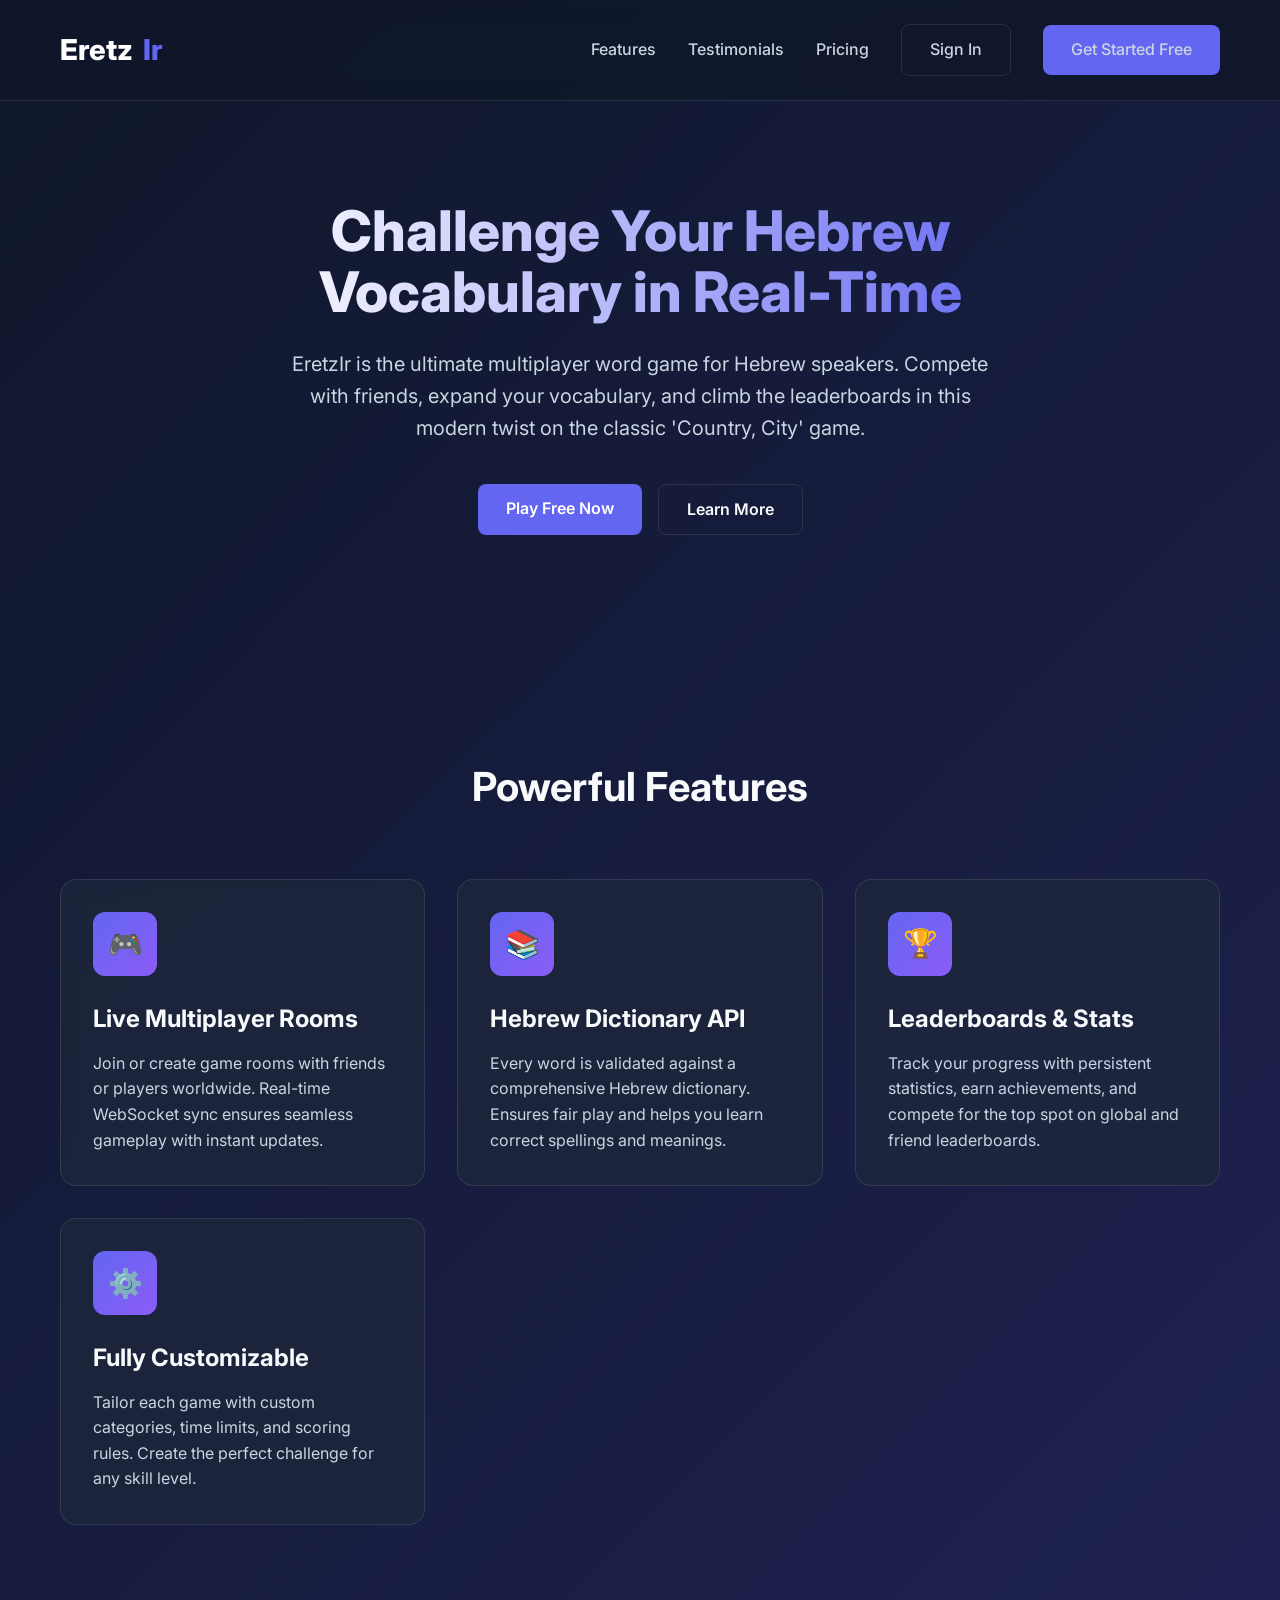
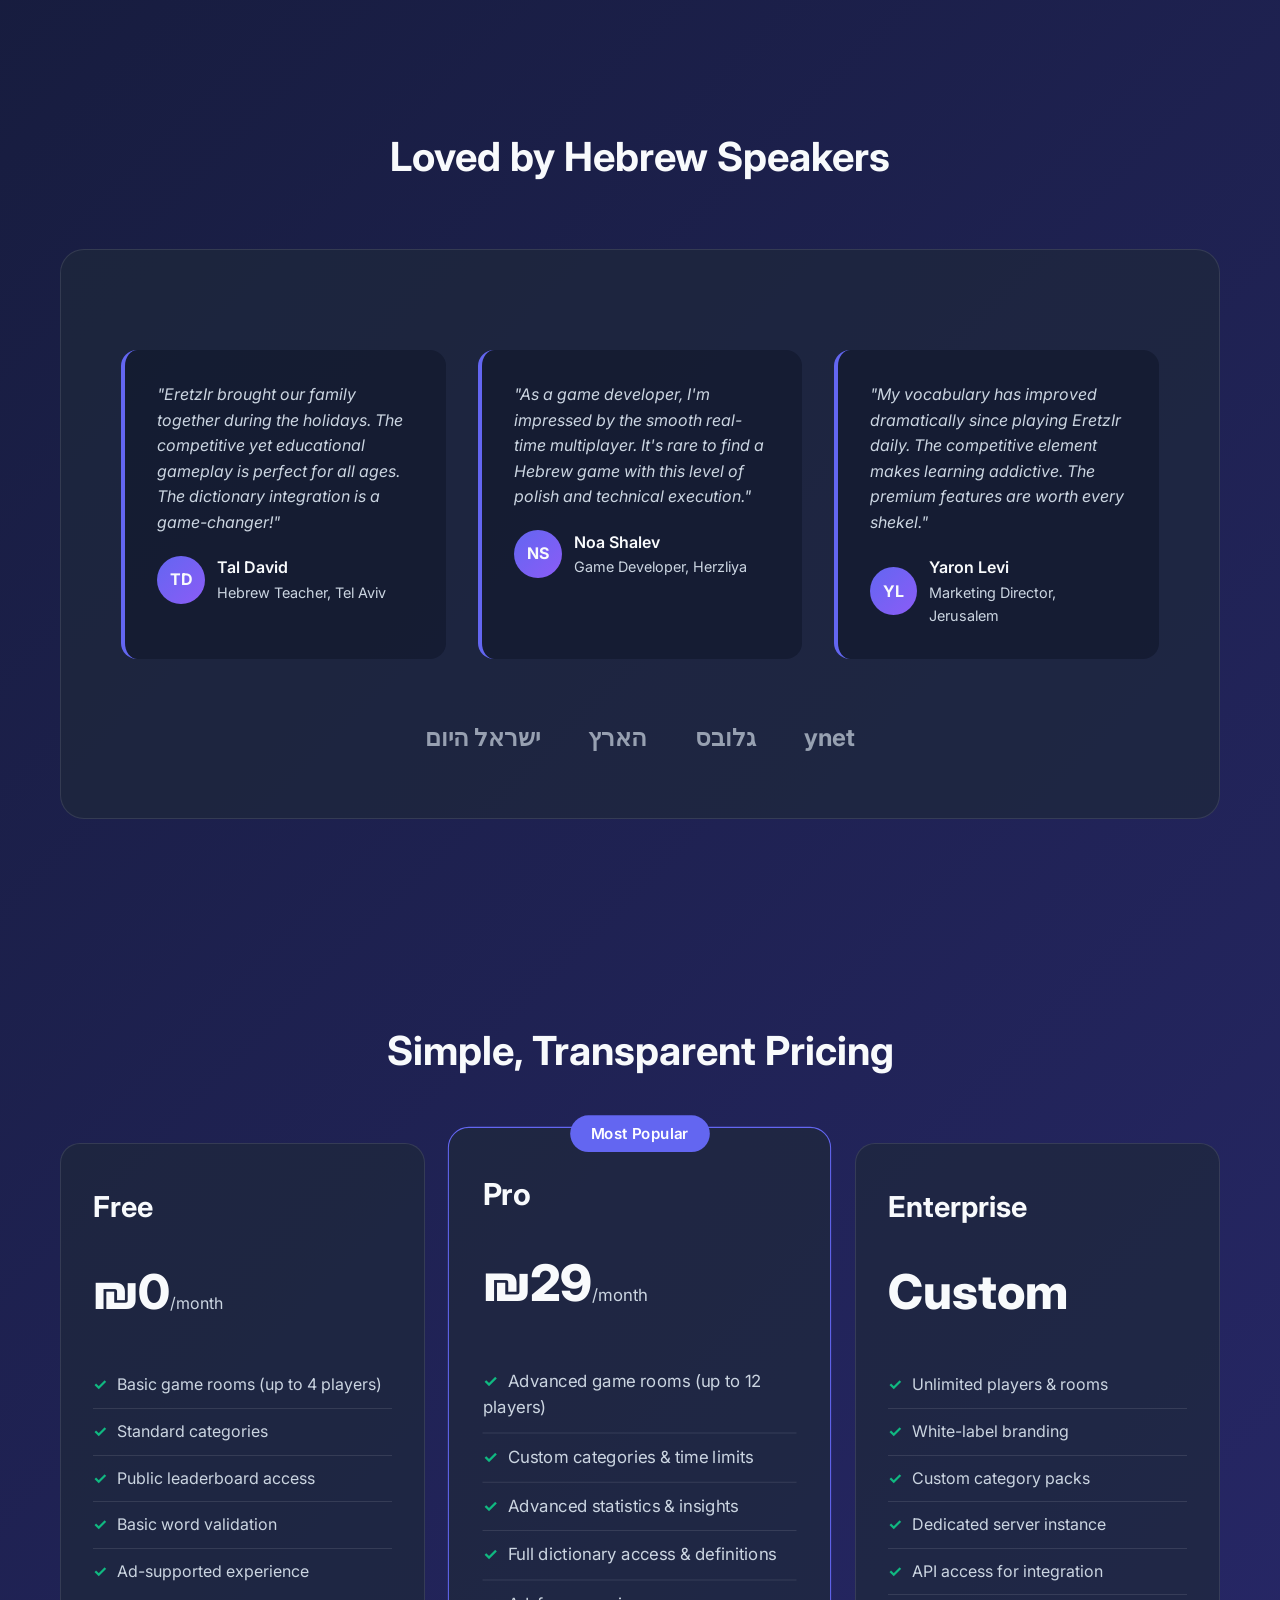
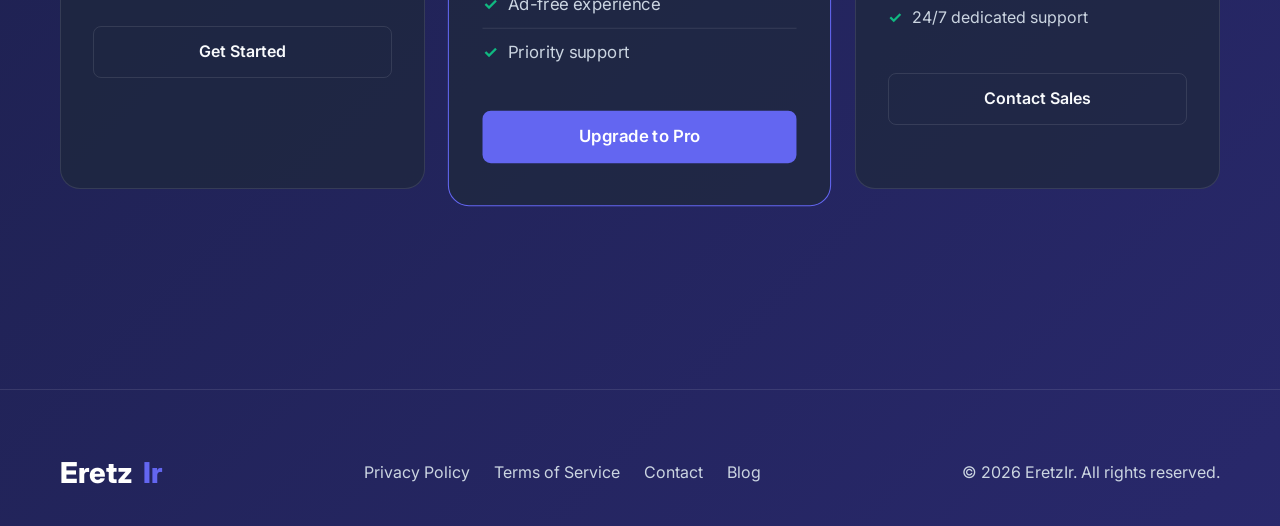
<file: index.html>
<!DOCTYPE html>
<html lang="en">
<head>
    <meta charset="UTF-8">
    <meta name="viewport" content="width=device-width, initial-scale=1.0">
    <title>EretzIr | Hebrew Country, City Word Game</title>
    <link rel="preconnect" href="https://fonts.googleapis.com">
    <link rel="preconnect" href="https://fonts.gstatic.com" crossorigin>
    <link href="https://fonts.googleapis.com/css2?family=Inter:wght@300;400;500;600;700;800&display=swap" rel="stylesheet">
    <style>
        :root {
            --primary: #6366f1;
            --primary-dark: #4f46e5;
            --secondary: #10b981;
            --dark-bg: #0f172a;
            --dark-card: rgba(30, 41, 59, 0.7);
            --light-text: #f8fafc;
            --light-text-secondary: #cbd5e1;
            --border-color: rgba(255, 255, 255, 0.1);
            --shadow: 0 8px 32px rgba(0, 0, 0, 0.3);
            --glass: rgba(255, 255, 255, 0.05);
        }

        * {
            margin: 0;
            padding: 0;
            box-sizing: border-box;
        }

        html {
            scroll-behavior: smooth;
        }

        body {
            font-family: 'Inter', sans-serif;
            background: linear-gradient(-45deg, #0f172a, #1e1b4b, #312e81, #0f172a);
            background-size: 400% 400%;
            animation: gradientBG 15s ease infinite;
            color: var(--light-text);
            line-height: 1.6;
            min-height: 100vh;
            overflow-x: hidden;
        }

        @keyframes gradientBG {
            0% { background-position: 0% 50%; }
            50% { background-position: 100% 50%; }
            100% { background-position: 0% 50%; }
        }

        .container {
            width: 100%;
            max-width: 1200px;
            margin: 0 auto;
            padding: 0 20px;
        }

        /* Header & Navigation */
        header {
            padding: 24px 0;
            position: sticky;
            top: 0;
            z-index: 100;
            backdrop-filter: blur(10px);
            background-color: rgba(15, 23, 42, 0.8);
            border-bottom: 1px solid var(--border-color);
        }

        .nav-container {
            display: flex;
            justify-content: space-between;
            align-items: center;
        }

        .logo {
            font-size: 1.8rem;
            font-weight: 800;
            color: white;
            text-decoration: none;
            display: flex;
            align-items: center;
            gap: 10px;
        }

        .logo span {
            color: var(--primary);
        }

        .nav-links {
            display: flex;
            gap: 32px;
            align-items: center;
        }

        .nav-links a {
            color: var(--light-text-secondary);
            text-decoration: none;
            font-weight: 500;
            transition: color 0.3s;
        }

        .nav-links a:hover {
            color: var(--primary);
        }

        .btn {
            display: inline-block;
            padding: 12px 28px;
            border-radius: 8px;
            font-weight: 600;
            text-decoration: none;
            transition: all 0.3s ease;
            cursor: pointer;
            border: none;
            font-family: 'Inter', sans-serif;
        }

        .btn-primary {
            background-color: var(--primary);
            color: white;
        }

        .btn-primary:hover {
            background-color: var(--primary-dark);
            transform: translateY(-2px);
            box-shadow: var(--shadow);
        }

        .btn-secondary {
            background-color: transparent;
            color: var(--light-text);
            border: 1px solid var(--border-color);
        }

        .btn-secondary:hover {
            background-color: var(--glass);
            border-color: var(--primary);
        }

        /* Hero Section */
        .hero {
            padding: 100px 0 120px;
            text-align: center;
            position: relative;
        }

        .hero h1 {
            font-size: 3.5rem;
            font-weight: 800;
            line-height: 1.1;
            margin-bottom: 24px;
            background: linear-gradient(to right, #fff, var(--primary));
            -webkit-background-clip: text;
            background-clip: text;
            color: transparent;
            max-width: 800px;
            margin-left: auto;
            margin-right: auto;
        }

        .hero p {
            font-size: 1.25rem;
            color: var(--light-text-secondary);
            max-width: 700px;
            margin: 0 auto 40px;
        }

        .hero-btns {
            display: flex;
            gap: 16px;
            justify-content: center;
            margin-top: 40px;
        }

        /* Features Section */
        .section {
            padding: 100px 0;
        }

        .section-title {
            text-align: center;
            font-size: 2.5rem;
            font-weight: 700;
            margin-bottom: 60px;
        }

        .features-grid {
            display: grid;
            grid-template-columns: repeat(auto-fit, minmax(280px, 1fr));
            gap: 32px;
        }

        .feature-card {
            background: var(--dark-card);
            border-radius: 16px;
            padding: 32px;
            border: 1px solid var(--border-color);
            backdrop-filter: blur(10px);
            transition: transform 0.3s, box-shadow 0.3s;
        }

        .feature-card:hover {
            transform: translateY(-10px);
            box-shadow: var(--shadow);
            border-color: var(--primary);
        }

        .feature-icon {
            width: 64px;
            height: 64px;
            background: linear-gradient(135deg, var(--primary), #8b5cf6);
            border-radius: 12px;
            display: flex;
            align-items: center;
            justify-content: center;
            margin-bottom: 24px;
            font-size: 28px;
        }

        .feature-card h3 {
            font-size: 1.5rem;
            margin-bottom: 12px;
        }

        .feature-card p {
            color: var(--light-text-secondary);
        }

        /* Social Proof */
        .testimonials {
            background: var(--dark-card);
            border-radius: 24px;
            padding: 60px;
            margin-top: 40px;
            border: 1px solid var(--border-color);
        }

        .testimonials-grid {
            display: grid;
            grid-template-columns: repeat(auto-fit, minmax(300px, 1fr));
            gap: 32px;
            margin-top: 40px;
        }

        .testimonial-card {
            background: rgba(15, 23, 42, 0.6);
            padding: 32px;
            border-radius: 16px;
            border-left: 4px solid var(--primary);
        }

        .testimonial-text {
            font-style: italic;
            margin-bottom: 20px;
            color: var(--light-text-secondary);
        }

        .testimonial-author {
            display: flex;
            align-items: center;
            gap: 12px;
        }

        .author-avatar {
            width: 48px;
            height: 48px;
            border-radius: 50%;
            background: linear-gradient(135deg, var(--primary), #8b5cf6);
            display: flex;
            align-items: center;
            justify-content: center;
            font-weight: bold;
        }

        .author-info h4 {
            font-weight: 600;
        }

        .author-info p {
            color: var(--light-text-secondary);
            font-size: 0.9rem;
        }

        .logos {
            display: flex;
            justify-content: center;
            gap: 48px;
            flex-wrap: wrap;
            margin-top: 60px;
            opacity: 0.7;
        }

        .logo-item {
            font-size: 1.5rem;
            font-weight: 700;
            color: var(--light-text-secondary);
        }

        /* Pricing */
        .pricing-grid {
            display: grid;
            grid-template-columns: repeat(auto-fit, minmax(300px, 1fr));
            gap: 32px;
            margin-top: 40px;
        }

        .pricing-card {
            background: var(--dark-card);
            border-radius: 20px;
            padding: 40px 32px;
            border: 1px solid var(--border-color);
            transition: all 0.3s;
            position: relative;
        }

        .pricing-card.popular {
            border-color: var(--primary);
            transform: scale(1.05);
        }

        .popular-badge {
            position: absolute;
            top: -12px;
            left: 50%;
            transform: translateX(-50%);
            background: var(--primary);
            color: white;
            padding: 6px 20px;
            border-radius: 20px;
            font-size: 0.9rem;
            font-weight: 600;
        }

        .pricing-card h3 {
            font-size: 1.8rem;
            margin-bottom: 16px;
        }

        .price {
            font-size: 3rem;
            font-weight: 800;
            margin: 24px 0;
        }

        .price span {
            font-size: 1rem;
            color: var(--light-text-secondary);
            font-weight: 400;
        }

        .pricing-features {
            list-style: none;
            margin: 32px 0;
        }

        .pricing-features li {
            padding: 10px 0;
            color: var(--light-text-secondary);
            border-bottom: 1px solid var(--border-color);
        }

        .pricing-features li:last-child {
            border-bottom: none;
        }

        .pricing-features li::before {
            content: "✓";
            color: var(--secondary);
            font-weight: bold;
            margin-right: 10px;
        }

        /* Footer */
        footer {
            padding: 60px 0 30px;
            border-top: 1px solid var(--border-color);
            margin-top: 100px;
        }

        .footer-content {
            display: flex;
            justify-content: space-between;
            align-items: center;
            flex-wrap: wrap;
            gap: 30px;
        }

        .copyright {
            color: var(--light-text-secondary);
        }

        .footer-links {
            display: flex;
            gap: 24px;
        }

        .footer-links a {
            color: var(--light-text-secondary);
            text-decoration: none;
            transition: color 0.3s;
        }

        .footer-links a:hover {
            color: var(--primary);
        }

        /* Responsive */
        @media (max-width: 768px) {
            .hero h1 {
                font-size: 2.5rem;
            }

            .nav-links {
                display: none;
            }

            .hero-btns {
                flex-direction: column;
                align-items: center;
            }

            .pricing-card.popular {
                transform: none;
            }

            .testimonials {
                padding: 40px 24px;
            }

            .footer-content {
                flex-direction: column;
                text-align: center;
            }
        }
    </style>
</head>
<body>
    <!-- Header -->
    <header>
        <div class="container nav-container">
            <a href="#" class="logo">Eretz<span>Ir</span></a>
            <nav class="nav-links">
                <a href="#features">Features</a>
                <a href="#testimonials">Testimonials</a>
                <a href="#pricing">Pricing</a>
                <a href="auth.html" class="btn btn-secondary">Sign In</a>
                <a href="auth.html" class="btn btn-primary">Get Started Free</a>
            </nav>
        </div>
    </header>

    <!-- Hero Section -->
    <section class="hero">
        <div class="container">
            <h1>Challenge Your Hebrew Vocabulary in Real-Time</h1>
            <p>EretzIr is the ultimate multiplayer word game for Hebrew speakers. Compete with friends, expand your vocabulary, and climb the leaderboards in this modern twist on the classic 'Country, City' game.</p>
            <div class="hero-btns">
                <a href="auth.html" class="btn btn-primary">Play Free Now</a>
                <a href="#features" class="btn btn-secondary">Learn More</a>
            </div>
        </div>
    </section>

    <!-- Features -->
    <section class="section" id="features">
        <div class="container">
            <h2 class="section-title">Powerful Features</h2>
            <div class="features-grid">
                <div class="feature-card">
                    <div class="feature-icon">🎮</div>
                    <h3>Live Multiplayer Rooms</h3>
                    <p>Join or create game rooms with friends or players worldwide. Real-time WebSocket sync ensures seamless gameplay with instant updates.</p>
                </div>
                <div class="feature-card">
                    <div class="feature-icon">📚</div>
                    <h3>Hebrew Dictionary API</h3>
                    <p>Every word is validated against a comprehensive Hebrew dictionary. Ensures fair play and helps you learn correct spellings and meanings.</p>
                </div>
                <div class="feature-card">
                    <div class="feature-icon">🏆</div>
                    <h3>Leaderboards & Stats</h3>
                    <p>Track your progress with persistent statistics, earn achievements, and compete for the top spot on global and friend leaderboards.</p>
                </div>
                <div class="feature-card">
                    <div class="feature-icon">⚙️</div>
                    <h3>Fully Customizable</h3>
                    <p>Tailor each game with custom categories, time limits, and scoring rules. Create the perfect challenge for any skill level.</p>
                </div>
            </div>
        </div>
    </section>

    <!-- Social Proof -->
    <section class="section" id="testimonials">
        <div class="container">
            <h2 class="section-title">Loved by Hebrew Speakers</h2>
            <div class="testimonials">
                <div class="testimonials-grid">
                    <div class="testimonial-card">
                        <p class="testimonial-text">"EretzIr brought our family together during the holidays. The competitive yet educational gameplay is perfect for all ages. The dictionary integration is a game-changer!"</p>
                        <div class="testimonial-author">
                            <div class="author-avatar">TD</div>
                            <div class="author-info">
                                <h4>Tal David</h4>
                                <p>Hebrew Teacher, Tel Aviv</p>
                            </div>
                        </div>
                    </div>
                    <div class="testimonial-card">
                        <p class="testimonial-text">"As a game developer, I'm impressed by the smooth real-time multiplayer. It's rare to find a Hebrew game with this level of polish and technical execution."</p>
                        <div class="testimonial-author">
                            <div class="author-avatar">NS</div>
                            <div class="author-info">
                                <h4>Noa Shalev</h4>
                                <p>Game Developer, Herzliya</p>
                            </div>
                        </div>
                    </div>
                    <div class="testimonial-card">
                        <p class="testimonial-text">"My vocabulary has improved dramatically since playing EretzIr daily. The competitive element makes learning addictive. The premium features are worth every shekel."</p>
                        <div class="testimonial-author">
                            <div class="author-avatar">YL</div>
                            <div class="author-info">
                                <h4>Yaron Levi</h4>
                                <p>Marketing Director, Jerusalem</p>
                            </div>
                        </div>
                    </div>
                </div>
                <div class="logos">
                    <div class="logo-item">ישראל היום</div>
                    <div class="logo-item">הארץ</div>
                    <div class="logo-item">גלובס</div>
                    <div class="logo-item">ynet</div>
                </div>
            </div>
        </div>
    </section>

    <!-- Pricing -->
    <section class="section" id="pricing">
        <div class="container">
            <h2 class="section-title">Simple, Transparent Pricing</h2>
            <div class="pricing-grid">
                <div class="pricing-card">
                    <h3>Free</h3>
                    <div class="price">₪0<span>/month</span></div>
                    <ul class="pricing-features">
                        <li>Basic game rooms (up to 4 players)</li>
                        <li>Standard categories</li>
                        <li>Public leaderboard access</li>
                        <li>Basic word validation</li>
                        <li>Ad-supported experience</li>
                    </ul>
                    <a href="auth.html" class="btn btn-secondary" style="width: 100%; text-align: center;">Get Started</a>
                </div>
                <div class="pricing-card popular">
                    <div class="popular-badge">Most Popular</div>
                    <h3>Pro</h3>
                    <div class="price">₪29<span>/month</span></div>
                    <ul class="pricing-features">
                        <li>Advanced game rooms (up to 12 players)</li>
                        <li>Custom categories & time limits</li>
                        <li>Advanced statistics & insights</li>
                        <li>Full dictionary access & definitions</li>
                        <li>Ad-free experience</li>
                        <li>Priority support</li>
                    </ul>
                    <a href="auth.html" class="btn btn-primary" style="width: 100%; text-align: center;">Upgrade to Pro</a>
                </div>
                <div class="pricing-card">
                    <h3>Enterprise</h3>
                    <div class="price">Custom</div>
                    <ul class="pricing-features">
                        <li>Unlimited players & rooms</li>
                        <li>White-label branding</li>
                        <li>Custom category packs</li>
                        <li>Dedicated server instance</li>
                        <li>API access for integration</li>
                        <li>24/7 dedicated support</li>
                    </ul>
                    <a href="auth.html" class="btn btn-secondary" style="width: 100%; text-align: center;">Contact Sales</a>
                </div>
            </div>
        </div>
    </section>

    <!-- Footer -->
    <footer>
        <div class="container">
            <div class="footer-content">
                <a href="#" class="logo">Eretz<span>Ir</span></a>
                <div class="footer-links">
                    <a href="#">Privacy Policy</a>
                    <a href="#">Terms of Service</a>
                    <a href="#">Contact</a>
                    <a href="#">Blog</a>
                </div>
                <div class="copyright">© 2026 EretzIr. All rights reserved.</div>
            </div>
        </div>
    </footer>
</body>
</html>
</file>
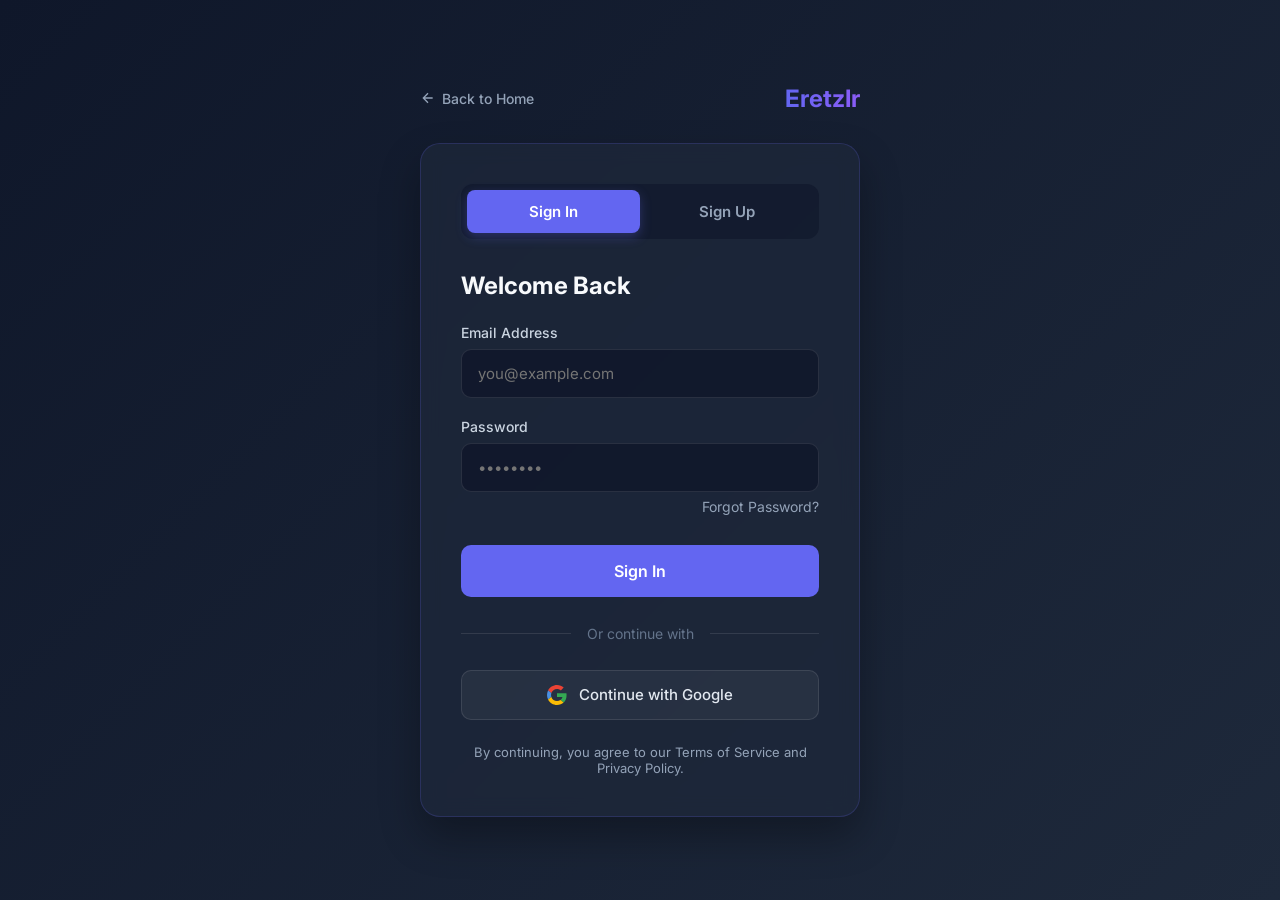
<file: auth.html>
<!DOCTYPE html>
<html lang="en">
<head>
    <meta charset="UTF-8">
    <meta name="viewport" content="width=device-width, initial-scale=1.0">
    <title>EretzIr | Authentication</title>
    <link rel="preconnect" href="https://fonts.googleapis.com">
    <link rel="preconnect" href="https://fonts.gstatic.com" crossorigin>
    <link href="https://fonts.googleapis.com/css2?family=Inter:wght@300;400;500;600;700&display=swap" rel="stylesheet">
    <style>
        * {
            margin: 0;
            padding: 0;
            box-sizing: border-box;
            font-family: 'Inter', sans-serif;
        }

        body {
            background: linear-gradient(135deg, #0f172a 0%, #1e293b 100%);
            color: #f1f5f9;
            min-height: 100vh;
            display: flex;
            justify-content: center;
            align-items: center;
            padding: 20px;
        }

        .container {
            width: 100%;
            max-width: 440px;
        }

        .header {
            display: flex;
            justify-content: space-between;
            align-items: center;
            margin-bottom: 30px;
        }

        .back-link {
            color: #94a3b8;
            text-decoration: none;
            font-size: 14px;
            font-weight: 500;
            display: flex;
            align-items: center;
            gap: 6px;
            transition: color 0.2s;
        }

        .back-link:hover {
            color: #6366f1;
        }

        .logo {
            font-size: 24px;
            font-weight: 700;
            background: linear-gradient(90deg, #6366f1, #8b5cf6);
            -webkit-background-clip: text;
            background-clip: text;
            color: transparent;
        }

        .auth-card {
            background: rgba(30, 41, 59, 0.7);
            backdrop-filter: blur(10px);
            border-radius: 20px;
            padding: 40px;
            border: 1px solid rgba(99, 102, 241, 0.2);
            box-shadow: 0 20px 40px rgba(0, 0, 0, 0.3);
        }

        .tab-switcher {
            display: flex;
            background: rgba(15, 23, 42, 0.6);
            border-radius: 12px;
            padding: 6px;
            margin-bottom: 32px;
        }

        .tab {
            flex: 1;
            text-align: center;
            padding: 12px;
            font-weight: 600;
            font-size: 15px;
            cursor: pointer;
            border-radius: 8px;
            transition: all 0.3s ease;
            color: #94a3b8;
        }

        .tab.active {
            background: #6366f1;
            color: white;
            box-shadow: 0 4px 12px rgba(99, 102, 241, 0.3);
        }

        .form-container {
            display: none;
        }

        .form-container.active {
            display: block;
            animation: fadeIn 0.4s ease;
        }

        @keyframes fadeIn {
            from { opacity: 0; transform: translateY(10px); }
            to { opacity: 1; transform: translateY(0); }
        }

        .form-title {
            font-size: 24px;
            font-weight: 700;
            margin-bottom: 24px;
            color: #f8fafc;
        }

        .input-group {
            margin-bottom: 20px;
        }

        label {
            display: block;
            font-size: 14px;
            font-weight: 500;
            margin-bottom: 8px;
            color: #cbd5e1;
        }

        input {
            width: 100%;
            padding: 14px 16px;
            background: rgba(15, 23, 42, 0.8);
            border: 1px solid rgba(255, 255, 255, 0.1);
            border-radius: 10px;
            color: #f1f5f9;
            font-size: 15px;
            transition: all 0.3s;
        }

        input:focus {
            outline: none;
            border-color: #6366f1;
            box-shadow: 0 0 0 3px rgba(99, 102, 241, 0.2);
        }

        .forgot-password {
            display: block;
            text-align: right;
            font-size: 14px;
            color: #94a3b8;
            text-decoration: none;
            margin-top: 6px;
            transition: color 0.2s;
        }

        .forgot-password:hover {
            color: #6366f1;
        }

        .submit-btn {
            width: 100%;
            padding: 16px;
            background: #6366f1;
            color: white;
            border: none;
            border-radius: 10px;
            font-size: 16px;
            font-weight: 600;
            cursor: pointer;
            transition: all 0.3s;
            margin-top: 10px;
        }

        .submit-btn:hover {
            background: #4f46e5;
            transform: translateY(-2px);
            box-shadow: 0 8px 20px rgba(99, 102, 241, 0.4);
        }

        .divider {
            display: flex;
            align-items: center;
            margin: 28px 0;
            color: #64748b;
            font-size: 14px;
        }

        .divider::before,
        .divider::after {
            content: "";
            flex: 1;
            height: 1px;
            background: rgba(255, 255, 255, 0.1);
        }

        .divider span {
            padding: 0 16px;
        }

        .google-btn {
            width: 100%;
            padding: 14px;
            background: rgba(255, 255, 255, 0.05);
            border: 1px solid rgba(255, 255, 255, 0.1);
            border-radius: 10px;
            color: #e2e8f0;
            font-size: 15px;
            font-weight: 500;
            cursor: pointer;
            display: flex;
            justify-content: center;
            align-items: center;
            gap: 12px;
            transition: all 0.3s;
        }

        .google-btn:hover {
            background: rgba(255, 255, 255, 0.1);
            border-color: rgba(255, 255, 255, 0.2);
        }

        .google-icon {
            width: 20px;
            height: 20px;
            background: url('data:image/svg+xml;utf8,<svg xmlns="http://www.w3.org/2000/svg" viewBox="0 0 48 48"><path fill="%23EA4335" d="M24 9.5c3.54 0 6.71 1.22 9.21 3.6l6.85-6.85C35.9 2.38 30.47 0 24 0 14.62 0 6.51 5.38 2.56 13.22l7.98 6.19C12.43 13.72 17.74 9.5 24 9.5z"/><path fill="%2334A853" d="M46.98 24.55c0-1.57-.15-3.09-.38-4.55H24v9.02h12.94c-.58 2.96-2.26 5.48-4.78 7.18l7.73 6c4.51-4.18 7.09-10.36 7.09-17.65z"/><path fill="%234A90E2" d="M10.53 28.59c-.48-1.45-.76-2.99-.76-4.59s.27-3.14.76-4.59l-7.98-6.19C.92 16.46 0 20.12 0 24c0 3.88.92 7.54 2.56 10.78l7.97-6.19z"/><path fill="%23FBBC05" d="M24 48c6.48 0 11.93-2.13 15.89-5.81l-7.73-6c-2.15 1.45-4.92 2.3-8.16 2.3-6.26 0-11.57-4.22-13.47-9.91l-7.98 6.19C6.51 42.62 14.62 48 24 48z"/><path fill="none" d="M0 0h48v48H0z"/></svg>') no-repeat center;
            background-size: contain;
        }

        .footer-text {
            text-align: center;
            margin-top: 24px;
            font-size: 13px;
            color: #94a3b8;
        }

        @media (max-width: 480px) {
            .auth-card {
                padding: 30px 24px;
            }
            .container {
                padding: 10px;
            }
        }
    </style>
</head>
<body>
    <div class="container">
        <div class="header">
            <a href="index.html" class="back-link">
                <svg width="16" height="16" viewBox="0 0 24 24" fill="none" stroke="currentColor" stroke-width="2">
                    <path d="M19 12H5M12 19l-7-7 7-7"/>
                </svg>
                Back to Home
            </a>
            <div class="logo">EretzIr</div>
        </div>

        <div class="auth-card">
            <div class="tab-switcher">
                <div class="tab active" data-tab="signin">Sign In</div>
                <div class="tab" data-tab="signup">Sign Up</div>
            </div>

            <div id="signin-form" class="form-container active">
                <h2 class="form-title">Welcome Back</h2>
                <form id="signinForm">
                    <div class="input-group">
                        <label for="signin-email">Email Address</label>
                        <input type="email" id="signin-email" placeholder="you@example.com" required>
                    </div>
                    <div class="input-group">
                        <label for="signin-password">Password</label>
                        <input type="password" id="signin-password" placeholder="••••••••" required>
                        <a href="#" class="forgot-password">Forgot Password?</a>
                    </div>
                    <button type="submit" class="submit-btn">Sign In</button>
                </form>

                <div class="divider"><span>Or continue with</span></div>

                <button class="google-btn">
                    <div class="google-icon"></div>
                    Continue with Google
                </button>
            </div>

            <div id="signup-form" class="form-container">
                <h2 class="form-title">Create Account</h2>
                <form id="signupForm">
                    <div class="input-group">
                        <label for="signup-name">Full Name</label>
                        <input type="text" id="signup-name" placeholder="John Doe" required>
                    </div>
                    <div class="input-group">
                        <label for="signup-email">Email Address</label>
                        <input type="email" id="signup-email" placeholder="you@example.com" required>
                    </div>
                    <div class="input-group">
                        <label for="signup-password">Password</label>
                        <input type="password" id="signup-password" placeholder="••••••••" required>
                    </div>
                    <div class="input-group">
                        <label for="signup-confirm">Confirm Password</label>
                        <input type="password" id="signup-confirm" placeholder="••••••••" required>
                    </div>
                    <button type="submit" class="submit-btn">Create Account</button>
                </form>

                <div class="divider"><span>Or continue with</span></div>

                <button class="google-btn">
                    <div class="google-icon"></div>
                    Continue with Google
                </button>
            </div>

            <p class="footer-text">By continuing, you agree to our Terms of Service and Privacy Policy.</p>
        </div>
    </div>

    <script>
        document.addEventListener('DOMContentLoaded', function() {
            const tabs = document.querySelectorAll('.tab');
            const signinForm = document.getElementById('signin-form');
            const signupForm = document.getElementById('signup-form');
            const signinFormElement = document.getElementById('signinForm');
            const signupFormElement = document.getElementById('signupForm');

            tabs.forEach(tab => {
                tab.addEventListener('click', function() {
                    const tabType = this.getAttribute('data-tab');
                    
                    tabs.forEach(t => t.classList.remove('active'));
                    this.classList.add('active');
                    
                    signinForm.classList.remove('active');
                    signupForm.classList.remove('active');
                    
                    if (tabType === 'signin') {
                        signinForm.classList.add('active');
                    } else {
                        signupForm.classList.add('active');
                    }
                });
            });

            signinFormElement.addEventListener('submit', function(e) {
                e.preventDefault();
                const email = document.getElementById('signin-email').value;
                const password = document.getElementById('signin-password').value;
                
                if (email && password) {
                    localStorage.setItem('authToken', 'mock-token-' + Date.now());
                    window.location.href = 'app.html';
                } else {
                    alert('Please fill in all fields.');
                }
            });

            signupFormElement.addEventListener('submit', function(e) {
                e.preventDefault();
                const name = document.getElementById('signup-name').value;
                const email = document.getElementById('signup-email').value;
                const password = document.getElementById('signup-password').value;
                const confirm = document.getElementById('signup-confirm').value;
                
                if (!name || !email || !password || !confirm) {
                    alert('Please fill in all fields.');
                    return;
                }
                
                if (password !== confirm) {
                    alert('Passwords do not match.');
                    return;
                }
                
                localStorage.setItem('authToken', 'mock-token-' + Date.now());
                localStorage.setItem('userName', name);
                window.location.href = 'app.html';
            });

            document.querySelectorAll('.google-btn').forEach(btn => {
                btn.addEventListener('click', function() {
                    alert('Google authentication would be implemented in a real application.');
                });
            });

            document.querySelector('.forgot-password').addEventListener('click', function(e) {
                e.preventDefault();
                alert('Password reset functionality would be implemented in a real application.');
            });
        });
    </script>
</body>
</html>
</file>
